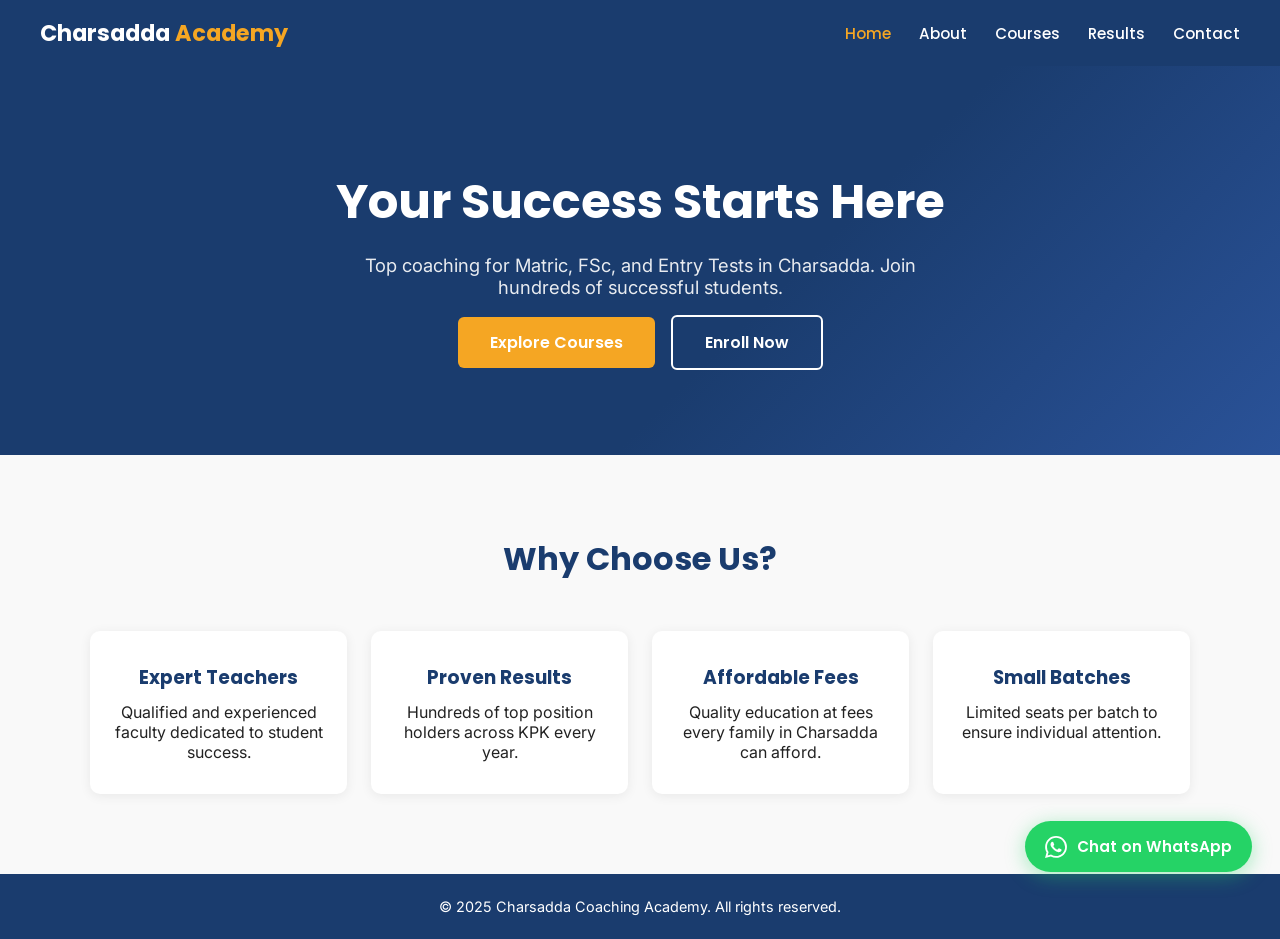
<file: index.html>
﻿<!DOCTYPE html>
<html lang="en">
<head>
  <meta charset="UTF-8" />
  <meta name="viewport" content="width=device-width, initial-scale=1.0" />

  <!-- SEO Meta Tags -->
  <title>Charsadda Coaching Academy | Best Academy in Charsadda</title>
  <meta name="description" content="Charsadda Coaching Academy offers top-quality coaching for Matric, FSc, and entry test preparation. Enroll today and achieve your goals." />
  <meta name="keywords" content="coaching academy Charsadda, best academy Charsadda, matric coaching, FSc coaching, entry test preparation Charsadda" />
  <meta name="author" content="Charsadda Coaching Academy" />
  <meta name="google-site-verification" content="sOw9ZVfRwNELcn8TjlsTpXK3ODfFvUYFSTOkKNCbbgM" />

  <!-- Google Fonts -->
  <link rel="preconnect" href="https://fonts.googleapis.com" />
  <link rel="preconnect" href="https://fonts.gstatic.com" crossorigin />
  <link href="https://fonts.googleapis.com/css2?family=Poppins:wght@400;600;700&family=Inter:wght@400;500&display=swap" rel="stylesheet" />

  <!-- Stylesheet -->
  <link rel="icon" href="data:image/svg+xml,<svg xmlns=%22http://www.w3.org/2000/svg%22 viewBox=%220 0 100 100%22><text y=%22.9em%22 font-size=%2290%22>🎓</text></svg>" />
  <link rel="stylesheet" href="css/style.css" />
</head>
<body>

  <!-- NAVBAR -->
  <header>
    <nav class="navbar">
      <div class="logo">
        <span class="logo-text">Charsadda <span class="accent">Academy</span></span>
      </div>
      <ul class="nav-links">
        <li><a href="index.html" class="active">Home</a></li>
        <li><a href="about.html">About</a></li>
        <li><a href="courses.html">Courses</a></li>
        <li><a href="results.html">Results</a></li>
        <li><a href="contact.html">Contact</a></li>
      </ul>
      <button class="hamburger" id="hamburger">&#9776;</button>
    </nav>
  </header>

  <!-- HERO SECTION -->
  <main>
    <section class="hero">
      <div class="hero-content">
        <h1>Your Success Starts Here</h1>
        <p>Top coaching for Matric, FSc, and Entry Tests in Charsadda. Join hundreds of successful students.</p>
        <a href="courses.html" class="btn-primary">Explore Courses</a>
        <a href="contact.html" class="btn-secondary">Enroll Now</a>
      </div>
    </section>

    <!-- FEATURES SECTION -->
    <section class="features">
      <h2>Why Choose Us?</h2>
      <div class="features-grid">
        <div class="feature-card">
          <h3>Expert Teachers</h3>
          <p>Qualified and experienced faculty dedicated to student success.</p>
        </div>
        <div class="feature-card">
          <h3>Proven Results</h3>
          <p>Hundreds of top position holders across KPK every year.</p>
        </div>
        <div class="feature-card">
          <h3>Affordable Fees</h3>
          <p>Quality education at fees every family in Charsadda can afford.</p>
        </div>
        <div class="feature-card">
          <h3>Small Batches</h3>
          <p>Limited seats per batch to ensure individual attention.</p>
        </div>
      </div>
    </section>
  </main>

  <!-- FOOTER -->
  <footer>
    <p>&copy; 2025 Charsadda Coaching Academy. All rights reserved.</p>
  </footer>


  <!-- WHATSAPP FLOATING BUTTON -->

  <a href="https://wa.me/923101909884?text=Hello%2C%20I%20want%20to%20enroll%20in%20your%20academy" 

     class="whatsapp-float" 

     target="_blank" 

     aria-label="Chat on WhatsApp">

    <svg viewBox="0 0 24 24" xmlns="http://www.w3.org/2000/svg">

      <path d="M17.472 14.382c-.297-.149-1.758-.867-2.03-.967-.273-.099-.471-.148-.67.15-.197.297-.767.966-.94 1.164-.173.199-.347.223-.644.075-.297-.15-1.255-.463-2.39-1.475-.883-.788-1.48-1.761-1.653-2.059-.173-.297-.018-.458.13-.606.134-.133.298-.347.446-.52.149-.174.198-.298.298-.497.099-.198.05-.371-.025-.52-.075-.149-.669-1.612-.916-2.207-.242-.579-.487-.5-.669-.51-.173-.008-.371-.01-.57-.01-.198 0-.52.074-.792.372-.272.297-1.04 1.016-1.04 2.479 0 1.462 1.065 2.875 1.213 3.074.149.198 2.096 3.2 5.077 4.487.709.306 1.262.489 1.694.625.712.227 1.36.195 1.871.118.571-.085 1.758-.719 2.006-1.413.248-.694.248-1.289.173-1.413-.074-.124-.272-.198-.57-.347m-5.421 7.403h-.004a9.87 9.87 0 01-5.031-1.378l-.361-.214-3.741.982.998-3.648-.235-.374a9.86 9.86 0 01-1.51-5.26c.001-5.45 4.436-9.884 9.888-9.884 2.64 0 5.122 1.03 6.988 2.898a9.825 9.825 0 012.893 6.994c-.003 5.45-4.437 9.884-9.885 9.884m8.413-18.297A11.815 11.815 0 0012.05 0C5.495 0 .16 5.335.157 11.892c0 2.096.547 4.142 1.588 5.945L.057 24l6.305-1.654a11.882 11.882 0 005.683 1.448h.005c6.554 0 11.89-5.335 11.893-11.893a11.821 11.821 0 00-3.48-8.413z"/>

    </svg>

    <span>Chat on WhatsApp</span>

  </a>

  <script src="js/main.js"></script>
</body>
</html>
</file>
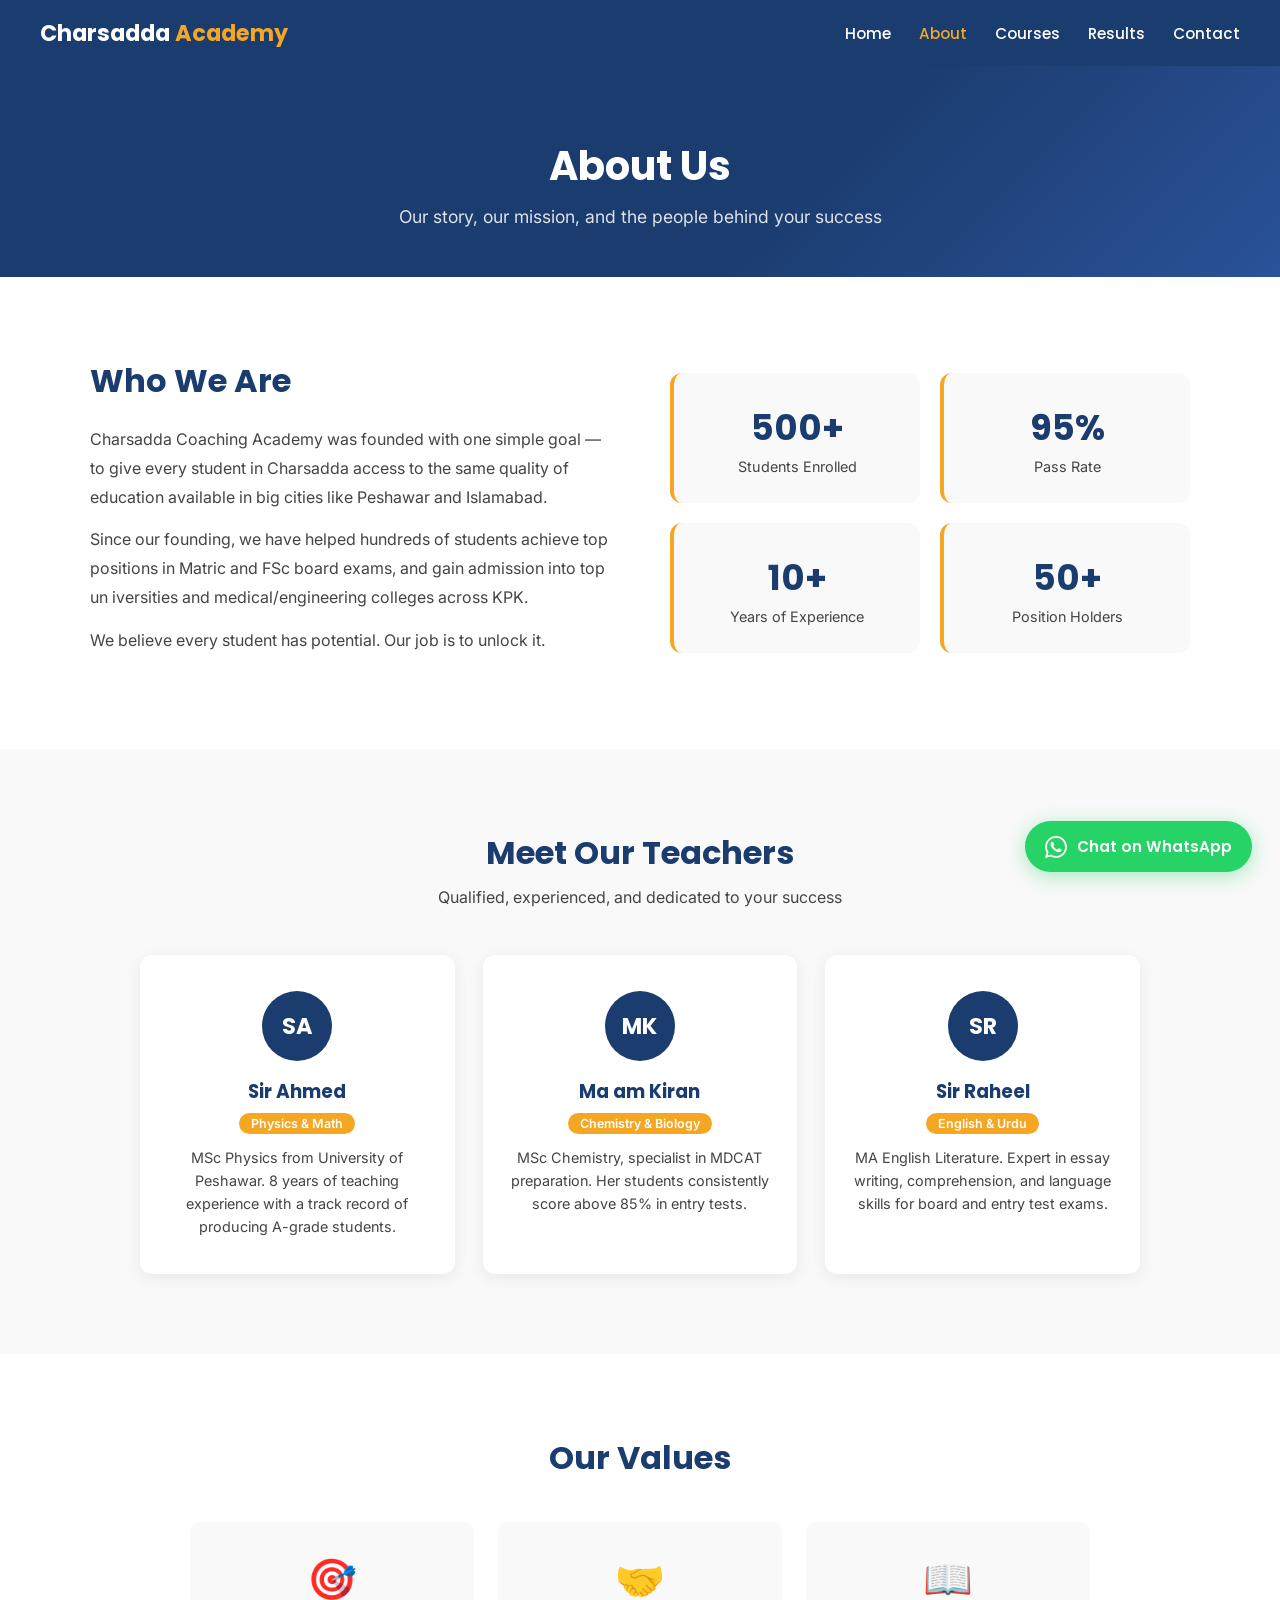
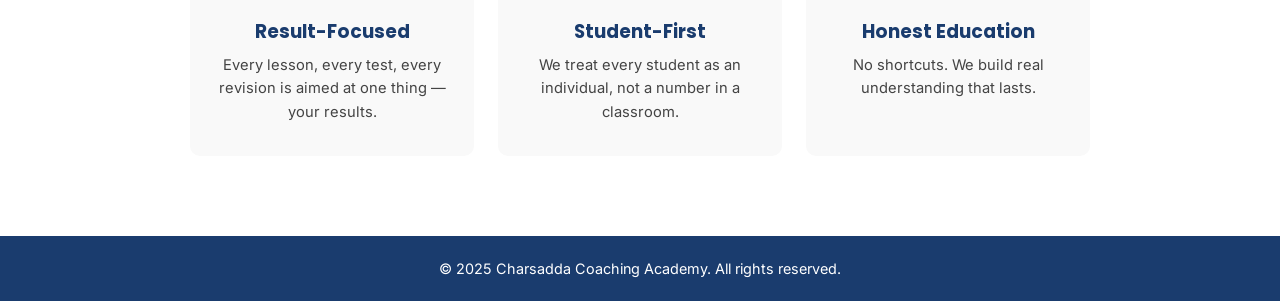
<file: about.html>
﻿<!DOCTYPE html>
<html lang="en">
<head>
  <meta charset="UTF-8" />
  <meta name="viewport" content="width=device-width, initial-scale=1.0" />
  <title>About Us | Charsadda Coaching Academy — 10+ Years of Excellence</title>
  <meta name="description" content="Learn about Charsadda Coaching Academy — founded to bring big-city education quality to KPK. Meet our experienced teachers and discover our mission." />
  <meta name="keywords" content="about Charsadda academy, experienced teachers Charsadda, coaching academy KPK history, qualified tutors Charsadda, education academy Charsadda Pakistan" />
  <meta name="author" content="Charsadda Coaching Academy" />
  <meta name="google-site-verification" content="sOw9ZVfRwNELcn8TjlsTpXK3ODfFvUYFSTOkKNCbbgM" />
  <link rel="preconnect" href="https://fonts.googleapis.com" />
  <link rel="preconnect" href="https://fonts.gstatic.com" crossorigin />
  <link href="https://fonts.googleapis.com/css2?family=Poppins:wght@400;600;700&family=Inter:wght@400;500&display=swap" rel="stylesheet" />
  <link rel="icon" href="data:image/svg+xml,<svg xmlns=%22http://www.w3.org/2000/svg%22 viewBox=%220 0 100 100%22><text y=%22.9em%22 font-size=%2290%22>🎓</text></svg>" />
  <link rel="stylesheet" href="css/style.css" />
  <script type="application/ld+json">
  {
    "@context": "https://schema.org",
    "@type": "EducationalOrganization",
    "name": "Charsadda Coaching Academy",
    "description": "Top coaching academy in Charsadda offering Matric, FSc, and entry test preparation.",
    "url": "https://charsadda-academy.netlify.app",
    "telephone": "+92-300-1234567",
    "address": {
      "@type": "PostalAddress",
      "streetAddress": "Main Bazaar",
      "addressLocality": "Charsadda",
      "addressRegion": "KPK",
      "postalCode": "24500",
      "addressCountry": "PK"
    },
    "geo": {
      "@type": "GeoCoordinates",
      "latitude": 34.1482,
      "longitude": 71.7286
    },
    "openingHours": "Mo-Sa 08:00-18:00"
  }
  </script>
</head>
<body>

  <header>
    <nav class="navbar">
      <div class="logo">
        <span class="logo-text">Charsadda <span class="accent">Academy</span></span>
      </div>
      <ul class="nav-links">
        <li><a href="index.html">Home</a></li>
        <li><a href="about.html" class="active">About</a></li>
        <li><a href="courses.html">Courses</a></li>
        <li><a href="results.html">Results</a></li>
        <li><a href="contact.html">Contact</a></li>
      </ul>
      <button class="hamburger" id="hamburger">&#9776;</button>
    </nav>
  </header>

  <main>

    <section class="page-hero">
      <h1>About Us</h1>
      <p>Our story, our mission, and the people behind your success</p>
    </section>

    <section class="about-mission">
      <div class="about-mission-inner">
        <div class="about-text">
          <h2>Who We Are</h2>
          <p>Charsadda Coaching Academy was founded with one simple goal — to give every student in Charsadda access to the same quality of education available in big cities like Peshawar and Islamabad.</p>
          <p>Since our founding, we have helped hundreds of students achieve top positions in Matric and FSc board exams, and gain admission into top un
iversities and medical/engineering colleges across KPK.</p>
          <p>We believe every student has potential. Our job is to unlock it.</p>
        </div>
        <div class="about-stats">
          <div class="stat-box">
            <h3>500+</h3>
            <p>Students Enrolled</p>
          </div>
          <div class="stat-box">
            <h3>95%</h3>
            <p>Pass Rate</p>
          </div>
          <div class="stat-box">
            <h3>10+</h3>
            <p>Years of Experience</p>
          </div>
          <div class="stat-box">
            <h3>50+</h3>
            <p>Position Holders</p>
          </div>
        </div>
      </div>
    </section>

    <section class="teachers-section">
      <h2>Meet Our Teachers</h2>
      <p class="section-subtitle">Qualified, experienced, and dedicated to your success</p>
      <div class="teachers-grid">
        <div class="teacher-card">
          <div class="teacher-avatar">SA</div>
          <h3>Sir Ahmed</h3>
          <span class="teacher-subject">Physics & Math</span>
          <p>MSc Physics from University of Peshawar. 8 years of teaching experience with a track record of producing A-grade students.</p>
        </div>
        <div class="teacher-card">
          <div class="teacher-avatar">MK</div>
          <h3>Ma am Kiran</h3>
          <span class="teacher-subject">Chemistry & Biology</span>
          <p>MSc Chemistry, specialist in MDCAT preparation. Her students consistently score above 85% in entry tests.</p>
        </div>
        <div class="teacher-card">
          <div class="teacher-avatar">SR</div>
          <h3>Sir Raheel</h3>
          <span class="teacher-subject">English & Urdu</span>
          <p>MA English Literature. Expert in essay writing, comprehension, and language skills for board and entry test exams.</p>
        </div>
      </div>
    </section>

    <section class="values-section">
      <h2>Our Values</h2>
      <div class="values-grid">
        <div class="value-item">
          <div class="value-icon">🎯</div>
          <h3>Result-Focused</h3>
          <p>Every lesson, every test, every revision is aimed at one thing — your results.</p>
        </div>
        <div class="value-item">
          <div class="value-icon">🤝</div>
          <h3>Student-First</h3>
          <p>We treat every student as an individual, not a number in a classroom.</p>
        </div>
        <div class="value-item">
          <div class="value-icon">📖</div>
          <h3>Honest Education</h3>
          <p>No shortcuts. We build real understanding that lasts.</p>
        </div>
      </div>
    </section>

  </main>

  <footer>
    <p>&copy; 2025 Charsadda Coaching Academy. All rights reserved.</p>
  </footer>


  <!-- WHATSAPP FLOATING BUTTON -->

  <a href="https://wa.me/923101909884?text=Hello%2C%20I%20want%20to%20enroll%20in%20your%20academy" 

     class="whatsapp-float" 

     target="_blank" 

     aria-label="Chat on WhatsApp">

    <svg viewBox="0 0 24 24" xmlns="http://www.w3.org/2000/svg">

      <path d="M17.472 14.382c-.297-.149-1.758-.867-2.03-.967-.273-.099-.471-.148-.67.15-.197.297-.767.966-.94 1.164-.173.199-.347.223-.644.075-.297-.15-1.255-.463-2.39-1.475-.883-.788-1.48-1.761-1.653-2.059-.173-.297-.018-.458.13-.606.134-.133.298-.347.446-.52.149-.174.198-.298.298-.497.099-.198.05-.371-.025-.52-.075-.149-.669-1.612-.916-2.207-.242-.579-.487-.5-.669-.51-.173-.008-.371-.01-.57-.01-.198 0-.52.074-.792.372-.272.297-1.04 1.016-1.04 2.479 0 1.462 1.065 2.875 1.213 3.074.149.198 2.096 3.2 5.077 4.487.709.306 1.262.489 1.694.625.712.227 1.36.195 1.871.118.571-.085 1.758-.719 2.006-1.413.248-.694.248-1.289.173-1.413-.074-.124-.272-.198-.57-.347m-5.421 7.403h-.004a9.87 9.87 0 01-5.031-1.378l-.361-.214-3.741.982.998-3.648-.235-.374a9.86 9.86 0 01-1.51-5.26c.001-5.45 4.436-9.884 9.888-9.884 2.64 0 5.122 1.03 6.988 2.898a9.825 9.825 0 012.893 6.994c-.003 5.45-4.437 9.884-9.885 9.884m8.413-18.297A11.815 11.815 0 0012.05 0C5.495 0 .16 5.335.157 11.892c0 2.096.547 4.142 1.588 5.945L.057 24l6.305-1.654a11.882 11.882 0 005.683 1.448h.005c6.554 0 11.89-5.335 11.893-11.893a11.821 11.821 0 00-3.48-8.413z"/>

    </svg>

    <span>Chat on WhatsApp</span>

  </a>

  <script src="js/main.js"></script>
</body>
</html>
</file>
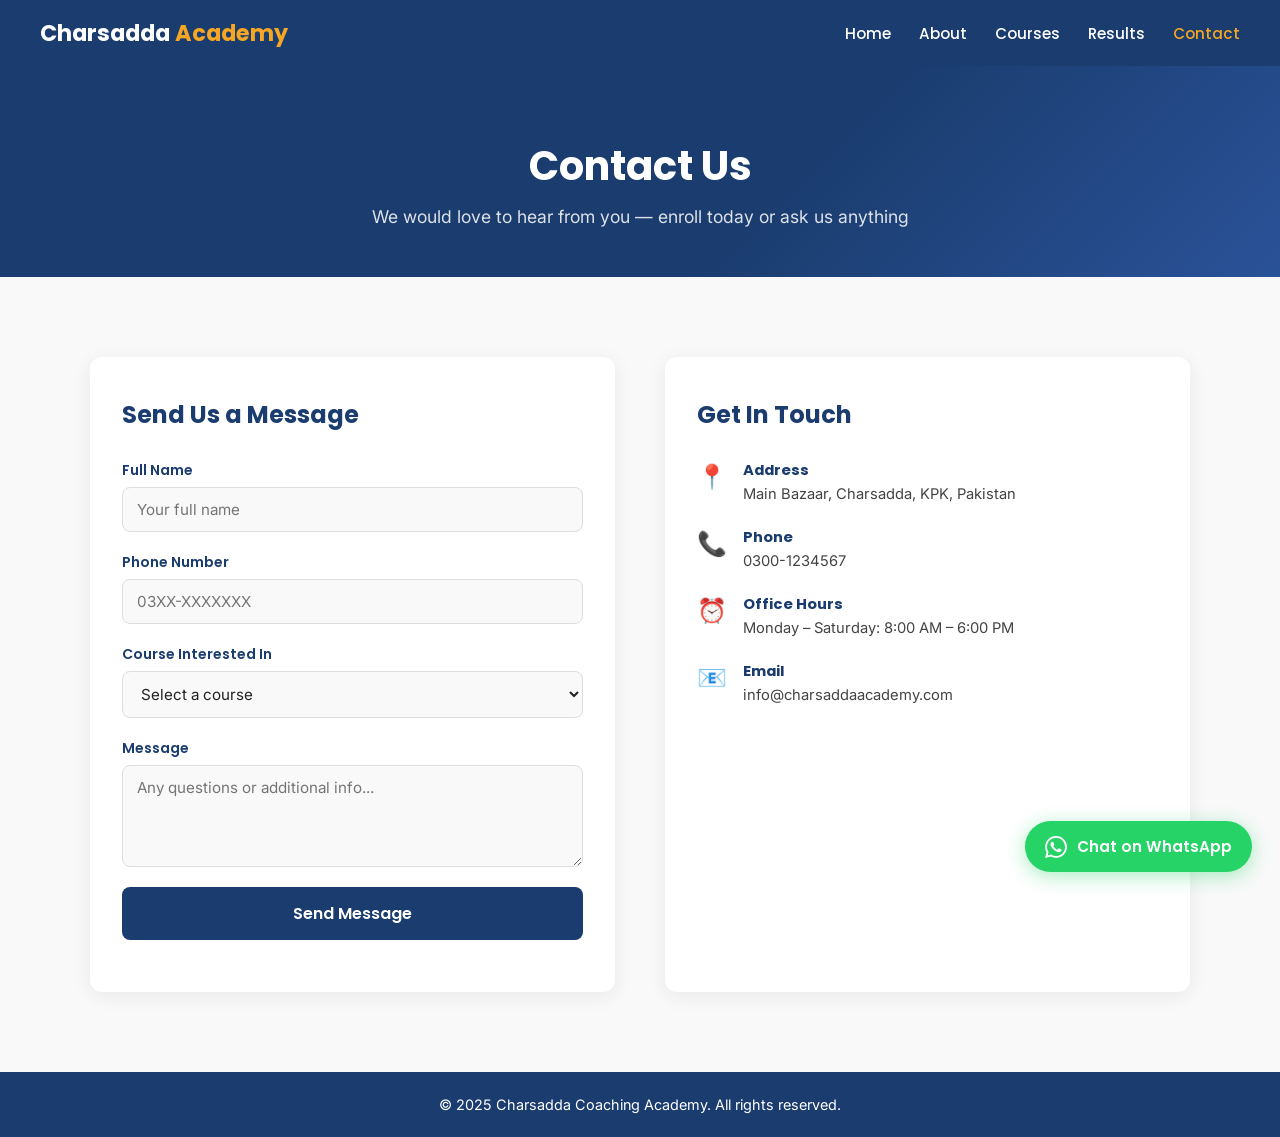
<file: contact.html>
﻿<!DOCTYPE html>
<html lang="en">
<head>
  <meta charset="UTF-8" />
  <meta name="viewport" content="width=device-width, initial-scale=1.0" />
  <title>Contact &amp; Enroll | Charsadda Coaching Academy — Admissions Open</title>
  <meta name="description" content="Contact Charsadda Coaching Academy to enroll in Matric, FSc, or entry test classes. Visit us at Main Bazaar Charsadda or call us today. Admissions open now." />
  <meta name="keywords" content="enroll coaching academy Charsadda, admissions open Charsadda 2025, contact academy Charsadda KPK, coaching fee Charsadda, academy address Charsadda" />
  <meta name="author" content="Charsadda Coaching Academy" />
  <meta name="google-site-verification" content="sOw9ZVfRwNELcn8TjlsTpXK3ODfFvUYFSTOkKNCbbgM" />
  <link rel="preconnect" href="https://fonts.googleapis.com" />
  <link rel="preconnect" href="https://fonts.gstatic.com" crossorigin />
  <link href="https://fonts.googleapis.com/css2?family=Poppins:wght@400;600;700&family=Inter:wght@400;500&display=swap" rel="stylesheet" />
  <link rel="icon" href="data:image/svg+xml,<svg xmlns=%22http://www.w3.org/2000/svg%22 viewBox=%220 0 100 100%22><text y=%22.9em%22 font-size=%2290%22>🎓</text></svg>" />
  <link rel="stylesheet" href="css/style.css" />
  <script type="application/ld+json">
  {
    "@context": "https://schema.org",
    "@type": "EducationalOrganization",
    "name": "Charsadda Coaching Academy",
    "description": "Top coaching academy in Charsadda offering Matric, FSc, and entry test preparation.",
    "url": "https://charsadda-academy.netlify.app",
    "telephone": "+92-300-1234567",
    "address": {
      "@type": "PostalAddress",
      "streetAddress": "Main Bazaar",
      "addressLocality": "Charsadda",
      "addressRegion": "KPK",
      "postalCode": "24500",
      "addressCountry": "PK"
    },
    "geo": {
      "@type": "GeoCoordinates",
      "latitude": 34.1482,
      "longitude": 71.7286
    },
    "openingHours": "Mo-Sa 08:00-18:00"
  }
  </script>
</head>
<body>

  <header>
    <nav class="navbar">
      <div class="logo">
        <span class="logo-text">Charsadda <span class="accent">Academy</span></span>
      </div>
      <ul class="nav-links">
        <li><a href="index.html">Home</a></li>
        <li><a href="about.html">About</a></li>
        <li><a href="courses.html">Courses</a></li>
        <li><a href="results.html">Results</a></li>
        <li><a href="contact.html" class="active">Contact</a></li>
      </ul>
      <button class="hamburger" id="hamburger">&#9776;</button>
    </nav>
  </header>

  <main>

    <section class="page-hero">
      <h1>Contact Us</h1>
      <p>We would love to hear from you — enroll today or ask us anything</p>
    </section>

    <section class="contact-section">
      <div class="contact-wrapper">

        <!-- CONTACT FORM -->
        <div class="contact-form-box">
          <h2>Send Us a Message</h2>
          <form action="https://formspree.io/f/your-form-id" method="POST" class="contact-form">
            <div class="form-group">
              <label for="name">Full Name</label>
              <input type="text" id="name" name="name" placeholder="Your full name" required />
            </div>
            <div class="form-group">
              <label for="phone">Phone Number</label>
              <input type="tel" id="phone" name="phone" placeholder="03XX-XXXXXXX" required />
            </div>
            <div class="form-group">
              <label for="course">Course Interested In</label>
              <select id="course" name="course">
                <option value="">Select a course</option>
                <option value="matric">Matric Preparation</option>
                <option value="fsc">FSc Preparation</option>
                <option value="entry-test">Entry Test Prep</option>
              </select>
            </div>
            <div class="form-group">
              <label for="message">Message</label>
              <textarea id="message" name="message" rows="4" placeholder="Any questions or additional info..."></textarea>
            </div>
            <button type="submit" class="btn-submit">Send Message</button>
          </form>
        </div>

        <!-- CONTACT INFO -->
        <div class="contact-info-box">
          <h2>Get In Touch</h2>
          <div class="info-item">
            <div class="info-icon">📍</div>
            <div>
              <h4>Address</h4>
              <p>Main Bazaar, Charsadda, KPK, Pakistan</p>
            </div>
          </div>
          <div class="info-item">
            <div class="info-icon">📞</div>
            <div>
              <h4>Phone</h4>
              <p>0300-1234567</p>
            </div>
          </div>
          <div class="info-item">
            <div class="info-icon">⏰</div>
            <div>
              <h4>Office Hours</h4>
              <p>Monday – Saturday: 8:00 AM – 6:00 PM</p>
            </div>
          </div>
          <div class="info-item">
            <div class="info-icon">📧</div>
            <div>
              <h4>Email</h4>
              <p>info@charsaddaacademy.com</p>
            </div>
          </div>

          <!-- MAP EMBED -->
          <div class="map-embed">
            <iframe
              src="https://www.google.com/maps/embed?pb=!1m18!1m12!1m3!1d26555.14570736509!2d71.72860!3d34.14820!2m3!1f0!2f0!3f0!3m2!1i1024!2i768!4f13.1!3m3!1m2!1s0x38d908c4a1234567%3A0xabcdef1234567890!2sCharsadda%2C%20KPK%2C%20Pakistan!5e0!3m2!1sen!2s!4v1234567890"
              width="100%"
              height="220"
              style="border:0; border-radius:10px;"
              allowfullscreen=""
              loading="lazy">
            </iframe>
          </div>
        </div>

      </div>
    </section>

  </main>

  <footer>
    <p>&copy; 2025 Charsadda Coaching Academy. All rights reserved.</p>
  </footer>


  <!-- WHATSAPP FLOATING BUTTON -->

  <a href="https://wa.me/923101909884?text=Hello%2C%20I%20want%20to%20enroll%20in%20your%20academy" 

     class="whatsapp-float" 

     target="_blank" 

     aria-label="Chat on WhatsApp">

    <svg viewBox="0 0 24 24" xmlns="http://www.w3.org/2000/svg">

      <path d="M17.472 14.382c-.297-.149-1.758-.867-2.03-.967-.273-.099-.471-.148-.67.15-.197.297-.767.966-.94 1.164-.173.199-.347.223-.644.075-.297-.15-1.255-.463-2.39-1.475-.883-.788-1.48-1.761-1.653-2.059-.173-.297-.018-.458.13-.606.134-.133.298-.347.446-.52.149-.174.198-.298.298-.497.099-.198.05-.371-.025-.52-.075-.149-.669-1.612-.916-2.207-.242-.579-.487-.5-.669-.51-.173-.008-.371-.01-.57-.01-.198 0-.52.074-.792.372-.272.297-1.04 1.016-1.04 2.479 0 1.462 1.065 2.875 1.213 3.074.149.198 2.096 3.2 5.077 4.487.709.306 1.262.489 1.694.625.712.227 1.36.195 1.871.118.571-.085 1.758-.719 2.006-1.413.248-.694.248-1.289.173-1.413-.074-.124-.272-.198-.57-.347m-5.421 7.403h-.004a9.87 9.87 0 01-5.031-1.378l-.361-.214-3.741.982.998-3.648-.235-.374a9.86 9.86 0 01-1.51-5.26c.001-5.45 4.436-9.884 9.888-9.884 2.64 0 5.122 1.03 6.988 2.898a9.825 9.825 0 012.893 6.994c-.003 5.45-4.437 9.884-9.885 9.884m8.413-18.297A11.815 11.815 0 0012.05 0C5.495 0 .16 5.335.157 11.892c0 2.096.547 4.142 1.588 5.945L.057 24l6.305-1.654a11.882 11.882 0 005.683 1.448h.005c6.554 0 11.89-5.335 11.893-11.893a11.821 11.821 0 00-3.48-8.413z"/>

    </svg>

    <span>Chat on WhatsApp</span>

  </a>

  <script src="js/main.js"></script>
</body>
</html>
</file>
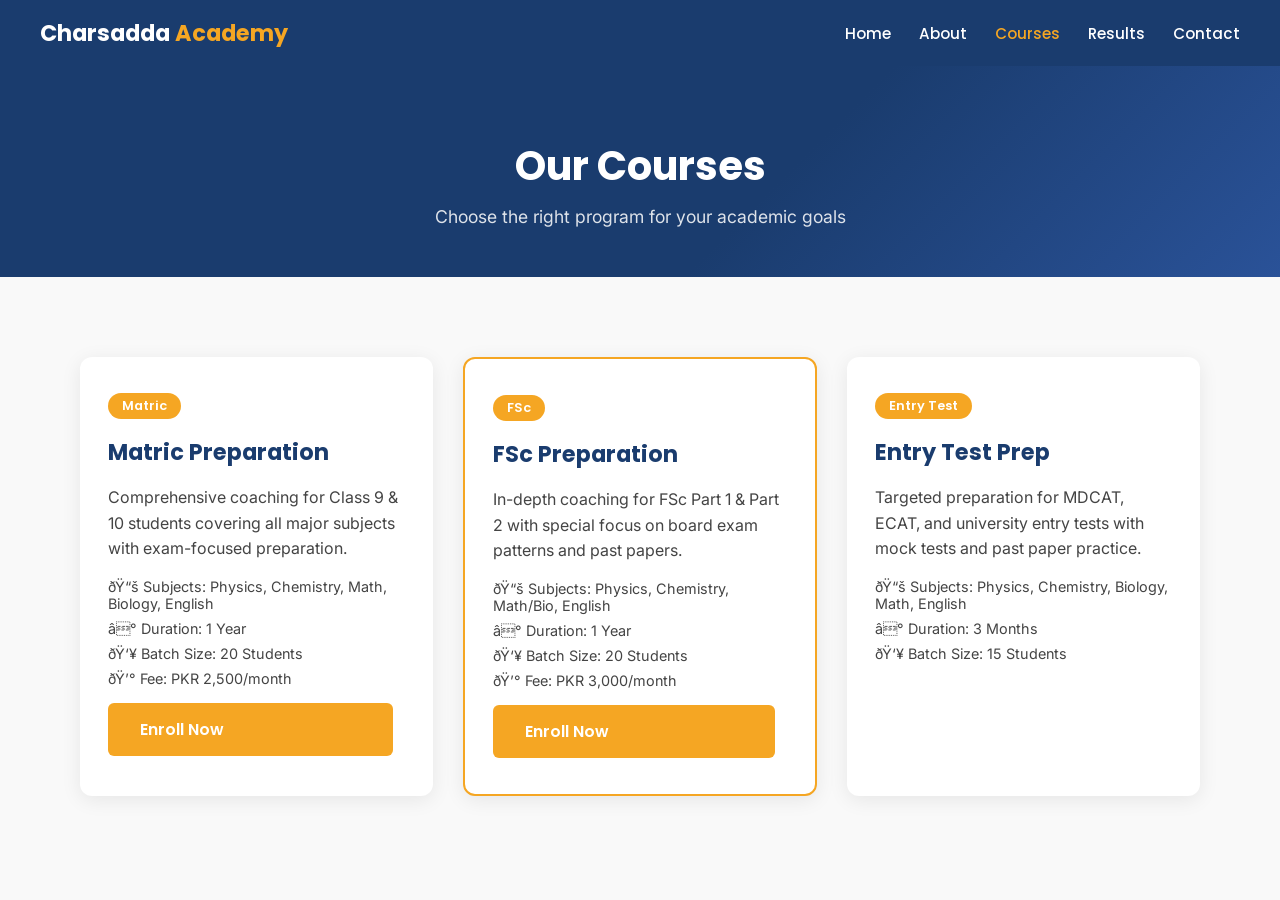
<file: courses.html>
﻿<!DOCTYPE html>
<html lang="en">
<head>
  <meta charset="UTF-8" />
  <meta name="viewport" content="width=device-width, initial-scale=1.0" />
  <title>Our Courses | Charsadda Coaching Academy</title>
  <meta name="description" content="Explore Matric, FSc, and Entry Test preparation courses at Charsadda Coaching Academy. Affordable fees, expert teachers, and proven results." />
  <link rel="preconnect" href="https://fonts.googleapis.com" />
  <link rel="preconnect" href="https://fonts.gstatic.com" crossorigin />
  <link href="https://fonts.googleapis.com/css2?family=Poppins:wght@400;600;700&family=Inter:wght@400;500&display=swap" rel="stylesheet" />
  <link rel="icon" href="data:image/svg+xml,<svg xmlns=%22http://www.w3.org/2000/svg%22 viewBox=%220 0 100 100%22><text y=%22.9em%22 font-size=%2290%22>🎓</text></svg>" />
  <link rel="stylesheet" href="css/style.css" />
</head>
<body>

  <header>
    <nav class="navbar">
      <div class="logo">
        <span class="logo-text">Charsadda <span class="accent">Academy</span></span>
      </div>
      <ul class="nav-links">
        <li><a href="index.html">Home</a></li>
        <li><a href="about.html">About</a></li>
        <li><a href="courses.html" class="active">Courses</a></li>
        <li><a href="results.html">Results</a></li>
        <li><a href="contact.html">Contact</a></li>
      </ul>
      <button class="hamburger" id="hamburger">&#9776;</button>
    </nav>
  </header>

  <main>

    <!-- PAGE HERO -->
    <section class="page-hero">
      <h1>Our Courses</h1>
      <p>Choose the right program for your academic goals</p>
    </section>

    <!-- COURSES GRID -->
    <section class="courses-section">
      <div class="courses-grid">

        <div class="course-card">
          <div class="course-badge">Matric</div>
          <h2>Matric Preparation</h2>
          <p>Comprehensive coaching for Class 9 & 10 students covering all major subjects with exam-focused preparation.</p>
          <ul class="course-details">
            <li>ðŸ“š Subjects: Physics, Chemistry, Math, Biology, English</li>
            <li>â° Duration: 1 Year</li>
            <li>ðŸ‘¥ Batch Size: 20 Students</li>
            <li>ðŸ’° Fee: PKR 2,500/month</li>
          </ul>
          <a href="contact.html" class="btn-primary">Enroll Now</a>
        </div>

        <div class="course-card featured">
          <div class="course-badge">FSc</div>
          <h2>FSc Preparation</h2>
          <p>In-depth coaching for FSc Part 1 & Part 2 with special focus on board exam patterns and past papers.</p>
          <ul class="course-details">
            <li>ðŸ“š Subjects: Physics, Chemistry, Math/Bio, English</li>
            <li>â° Duration: 1 Year</li>
            <li>ðŸ‘¥ Batch Size: 20 Students</li>
            <li>ðŸ’° Fee: PKR 3,000/month</li>
          </ul>
          <a href="contact.html" class="btn-primary">Enroll Now</a>
        </div>

        <div class="course-card">
          <div class="course-badge">Entry Test</div>
          <h2>Entry Test Prep</h2>
          <p>Targeted preparation for MDCAT, ECAT, and university entry tests with mock tests and past paper practice.</p>
          <ul class="course-details">
            <li>ðŸ“š Subjects: Physics, Chemistry, Biology, Math, English</li>
            <li>â° Duration: 3 Months</li>
            <li>ðŸ‘¥ Batch Size: 15 Students</li>
</file>
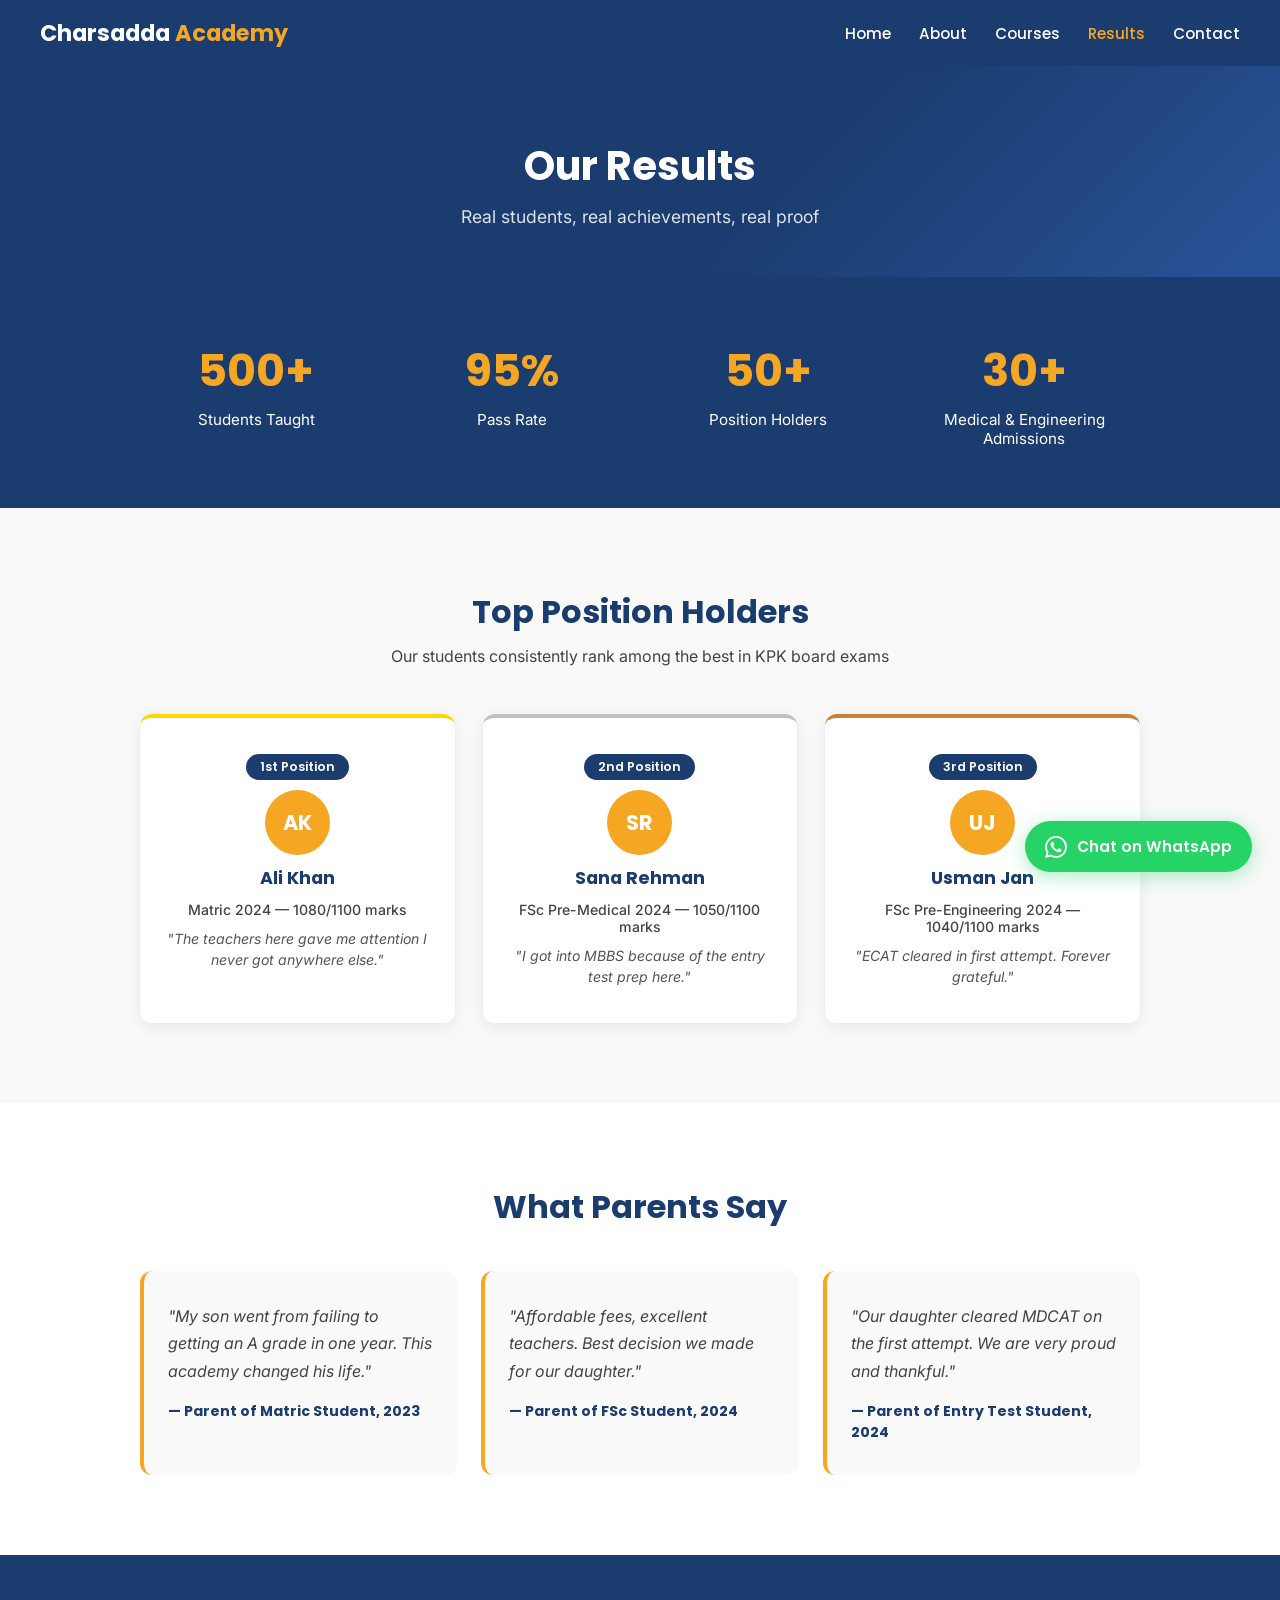
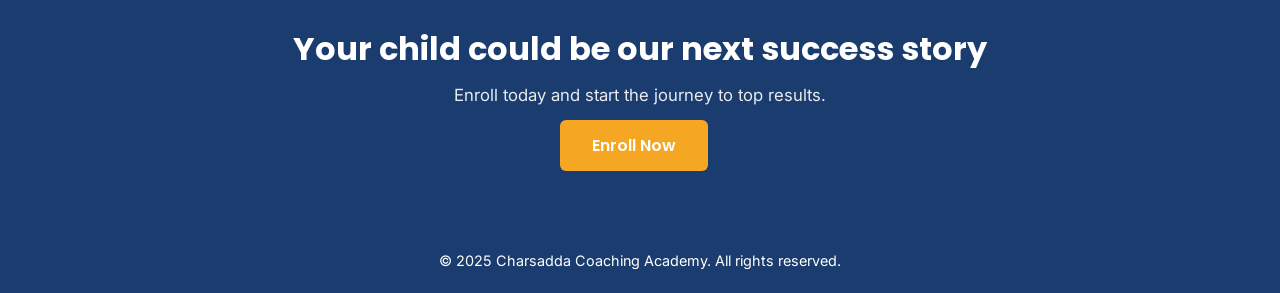
<file: results.html>
﻿<!DOCTYPE html>
<html lang="en">
<head>
  <meta charset="UTF-8" />
  <meta name="viewport" content="width=device-width, initial-scale=1.0" />
  <title>Our Results &amp; Top Students | Charsadda Coaching Academy</title>
  <meta name="description" content="See why parents in Charsadda trust us. 500+ students taught, 95% pass rate, 50+ board position holders, and 30+ medical and engineering admissions every year." />
  <meta name="keywords" content="top results coaching Charsadda, position holders KPK board, MDCAT success Charsadda, board exam results KPK, student achievements Charsadda academy" />
  <meta name="author" content="Charsadda Coaching Academy" />
  <meta name="google-site-verification" content="sOw9ZVfRwNELcn8TjlsTpXK3ODfFvUYFSTOkKNCbbgM" />
  <link rel="preconnect" href="https://fonts.googleapis.com" />
  <link rel="preconnect" href="https://fonts.gstatic.com" crossorigin />
  <link href="https://fonts.googleapis.com/css2?family=Poppins:wght@400;600;700&family=Inter:wght@400;500&display=swap" rel="stylesheet" />
  <link rel="icon" href="data:image/svg+xml,<svg xmlns=%22http://www.w3.org/2000/svg%22 viewBox=%220 0 100 100%22><text y=%22.9em%22 font-size=%2290%22>🎓</text></svg>" />
  <link rel="stylesheet" href="css/style.css" />
  <script type="application/ld+json">
  {
    "@context": "https://schema.org",
    "@type": "EducationalOrganization",
    "name": "Charsadda Coaching Academy",
    "description": "Top coaching academy in Charsadda offering Matric, FSc, and entry test preparation.",
    "url": "https://charsadda-academy.netlify.app",
    "telephone": "+92-300-1234567",
    "address": {
      "@type": "PostalAddress",
      "streetAddress": "Main Bazaar",
      "addressLocality": "Charsadda",
      "addressRegion": "KPK",
      "postalCode": "24500",
      "addressCountry": "PK"
    },
    "geo": {
      "@type": "GeoCoordinates",
      "latitude": 34.1482,
      "longitude": 71.7286
    },
    "openingHours": "Mo-Sa 08:00-18:00"
  }
  </script>
</head>
<body>

  <header>
    <nav class="navbar">
      <div class="logo">
        <span class="logo-text">Charsadda <span class="accent">Academy</span></span>
      </div>
      <ul class="nav-links">
        <li><a href="index.html">Home</a></li>
        <li><a href="about.html">About</a></li>
        <li><a href="courses.html">Courses</a></li>
        <li><a href="results.html" class="active">Results</a></li>
        <li><a href="contact.html">Contact</a></li>
      </ul>
      <button class="hamburger" id="hamburger">&#9776;</button>
    </nav>
  </header>

  <main>

    <section class="page-hero">
      <h1>Our Results</h1>
      <p>Real students, real achievements, real proof</p>
    </section>

    <!-- STATS BANNER -->
    <section class="results-stats">
      <div class="results-stats-grid">
        <div class="results-stat">
          <h2>500+</h2>
          <p>Students Taught</p>
        </div>
        <div class="results-stat">
          <h2>95%</h2>
          <p>Pass Rate</p>
        </div>
        <div class="results-stat">
          <h2>50+</h2>
          <p>Position Holders</p>
        </div>
        <div class="results-stat">
          <h2>30+</h2>
          <p>Medical & Engineering Admissions</p>
        </div>
      </div>
    </section>

    <!-- TOP STUDENTS -->
    <section class="top-students">
      <h2>Top Position Holders</h2>
      <p class="section-subtitle">Our students consistently rank among the best in KPK board exams</p>
      <div class="students-grid">

        <div class="student-card gold">
          <div class="rank-badge">1st Position</div>
          <div class="student-avatar">AK</div>
          <h3>Ali Khan</h3>
          <p class="student-detail">Matric 2024 — 1080/1100 marks</p>
          <p class="student-quote">"The teachers here gave me attention I never got anywhere else."</p>
        </div>

        <div class="student-card silver">
          <div class="rank-badge">2nd Position</div>
          <div class="student-avatar">SR</div>
          <h3>Sana Rehman</h3>
          <p class="student-detail">FSc Pre-Medical 2024 — 1050/1100 marks</p>
          <p class="student-quote">"I got into MBBS because of the entry test prep here."</p>
        </div>

        <div class="student-card bronze">
          <div class="rank-badge">3rd Position</div>
          <div class="student-avatar">UJ</div>
          <h3>Usman Jan</h3>
          <p class="student-detail">FSc Pre-Engineering 2024 — 1040/1100 marks</p>
          <p class="student-quote">"ECAT cleared in first attempt. Forever grateful."</p>
        </div>

      </div>
    </section>

    <!-- TESTIMONIALS -->
    <section class="testimonials">
      <h2>What Parents Say</h2>
      <div class="testimonials-grid">
        <div class="testimonial-card">
          <p>"My son went from failing to getting an A grade in one year. This academy changed his life."</p>
          <h4>— Parent of Matric Student, 2023</h4>
        </div>
        <div class="testimonial-card">
          <p>"Affordable fees, excellent teachers. Best decision we made for our daughter."</p>
          <h4>— Parent of FSc Student, 2024</h4>
        </div>
        <div class="testimonial-card">
          <p>"Our daughter cleared MDCAT on the first attempt. We are very proud and thankful."</p>
          <h4>— Parent of Entry Test Student, 2024</h4>
        </div>
      </div>
    </section>

    <section class="cta-banner">
      <h2>Your child could be our next success story</h2>
      <p>Enroll today and start the journey to top results.</p>
      <a href="contact.html" class="btn-primary">Enroll Now</a>
    </section>

  </main>

  <footer>
    <p>&copy; 2025 Charsadda Coaching Academy. All rights reserved.</p>
  </footer>


  <!-- WHATSAPP FLOATING BUTTON -->

  <a href="https://wa.me/923101909884?text=Hello%2C%20I%20want%20to%20enroll%20in%20your%20academy" 

     class="whatsapp-float" 

     target="_blank" 

     aria-label="Chat on WhatsApp">

    <svg viewBox="0 0 24 24" xmlns="http://www.w3.org/2000/svg">

      <path d="M17.472 14.382c-.297-.149-1.758-.867-2.03-.967-.273-.099-.471-.148-.67.15-.197.297-.767.966-.94 1.164-.173.199-.347.223-.644.075-.297-.15-1.255-.463-2.39-1.475-.883-.788-1.48-1.761-1.653-2.059-.173-.297-.018-.458.13-.606.134-.133.298-.347.446-.52.149-.174.198-.298.298-.497.099-.198.05-.371-.025-.52-.075-.149-.669-1.612-.916-2.207-.242-.579-.487-.5-.669-.51-.173-.008-.371-.01-.57-.01-.198 0-.52.074-.792.372-.272.297-1.04 1.016-1.04 2.479 0 1.462 1.065 2.875 1.213 3.074.149.198 2.096 3.2 5.077 4.487.709.306 1.262.489 1.694.625.712.227 1.36.195 1.871.118.571-.085 1.758-.719 2.006-1.413.248-.694.248-1.289.173-1.413-.074-.124-.272-.198-.57-.347m-5.421 7.403h-.004a9.87 9.87 0 01-5.031-1.378l-.361-.214-3.741.982.998-3.648-.235-.374a9.86 9.86 0 01-1.51-5.26c.001-5.45 4.436-9.884 9.888-9.884 2.64 0 5.122 1.03 6.988 2.898a9.825 9.825 0 012.893 6.994c-.003 5.45-4.437 9.884-9.885 9.884m8.413-18.297A11.815 11.815 0 0012.05 0C5.495 0 .16 5.335.157 11.892c0 2.096.547 4.142 1.588 5.945L.057 24l6.305-1.654a11.882 11.882 0 005.683 1.448h.005c6.554 0 11.89-5.335 11.893-11.893a11.821 11.821 0 00-3.48-8.413z"/>

    </svg>

    <span>Chat on WhatsApp</span>

  </a>

  <script src="js/main.js"></script>
</body>
</html>
</file>
<file: css/style.css>
﻿/* ===== RESET & BASE ===== */
* {
  margin: 0;
  padding: 0;
  box-sizing: border-box;
}

:root {
  --primary: #1A3C6E;
  --accent: #F5A623;
  --bg: #F9F9F9;
  --text: #222222;
  --white: #ffffff;
}

body {
  font-family: 'Inter', sans-serif;
  background-color: var(--bg);
  color: var(--text);
}

/* ===== NAVBAR ===== */
.navbar {
  display: flex;
  justify-content: space-between;
  align-items: center;
  background-color: var(--primary);
  padding: 16px 40px;
  position: sticky;
  top: 0;
  z-index: 1000;
}

.logo-text {
  font-family: 'Poppins', sans-serif;
  font-size: 1.4rem;
  font-weight: 700;
  color: var(--white);
}

.accent {
  color: var(--accent);
}

.nav-links {
  list-style: none;
  display: flex;
  gap: 28px;
}

.nav-links a {
  text-decoration: none;
  color: var(--white);
  font-family: 'Poppins', sans-serif;
  font-weight: 500;
  font-size: 0.95rem;
  transition: color 0.2s;
}

.nav-links a:hover,
.nav-links a.active {
  color: var(--accent);
}

.hamburger {
  display: none;
  background: none;
  border: none;
  color: var(--white);
  font-size: 1.6rem;
  cursor: pointer;
}

/* ===== HERO ===== */
.hero {
  background: linear-gradient(135deg, var(--primary) 60%, #2a5298);
  color: var(--white);
  padding: 100px 40px;
  text-align: center;
}

.hero h1 {
  font-family: 'Poppins', sans-serif;
  font-size: 3rem;
  font-weight: 700;
  margin-bottom: 16px;
}

.hero p {
  font-size: 1.15rem;
  margin-bottom: 32px;
  opacity: 0.9;
  max-width: 600px;
  margin-left: auto;
  margin-right: auto;
}

.btn-primary {
  background-color: var(--accent);
  color: var(--white);
  padding: 14px 32px;
  border-radius: 6px;
  text-decoration: none;
  font-family: 'Poppins', sans-serif;
  font-weight: 600;
  margin-right: 12px;
  transition: opacity 0.2s;
}

.btn-secondary {
  background-color: transparent;
  color: var(--white);
  padding: 14px 32px;
  border-radius: 6px;
  text-decoration: none;
  font-family: 'Poppins', sans-serif;
  font-weight: 600;
  border: 2px solid var(--white);
  transition: all 0.2s;
}

.btn-primary:hover { opacity: 0.85; }
.btn-secondary:hover { background-color: var(--white); color: var(--primary); }

/* ===== FEATURES ===== */
.features {
  padding: 80px 40px;
  text-align: center;
}

.features h2 {
  font-family: 'Poppins', sans-serif;
  font-size: 2rem;
  color: var(--primary);
  margin-bottom: 48px;
}

.features-grid {
  display: grid;
  grid-template-columns: repeat(auto-fit, minmax(220px, 1fr));
  gap: 24px;
  max-width: 1100px;
  margin: 0 auto;
}

.feature-card {
  background: var(--white);
  border-radius: 10px;
  padding: 32px 24px;
  box-shadow: 0 2px 12px rgba(0,0,0,0.07);
  transition: transform 0.2s;
}

.feature-card:hover { transform: translateY(-4px); }

.feature-card h3 {
  font-family: 'Poppins', sans-serif;
  color: var(--primary);
  margin-bottom: 10px;
}

/* ===== FOOTER ===== */
footer {
  background-color: var(--primary);
  color: var(--white);
  text-align: center;
  padding: 24px;
  font-size: 0.9rem;
}

/* ===== RESPONSIVE ===== */
@media (max-width: 768px) {
  .nav-links { display: none; }
  .hamburger { display: block; }
  .hero h1 { font-size: 2rem; }
  .hero { padding: 70px 20px; }
  .features { padding: 60px 20px; }
}
/* ===== PAGE HERO ===== */
.page-hero {
  background: linear-gradient(135deg, var(--primary) 60%, #2a5298);
  color: var(--white);
  text-align: center;
  padding: 70px 40px 50px;
}

.page-hero h1 {
  font-family: 'Poppins', sans-serif;
  font-size: 2.5rem;
  font-weight: 700;
  margin-bottom: 10px;
}

.page-hero p {
  font-size: 1.1rem;
  opacity: 0.85;
}

/* ===== COURSES ===== */
.courses-section {
  padding: 80px 40px;
  max-width: 1200px;
  margin: 0 auto;
}

.courses-grid {
  display: grid;
  grid-template-columns: repeat(auto-fit, minmax(300px, 1fr));
  gap: 30px;
}

.course-card {
  background: var(--white);
  border-radius: 12px;
  padding: 36px 28px;
  box-shadow: 0 4px 20px rgba(0,0,0,0.08);
  display: flex;
  flex-direction: column;
  gap: 16px;
  transition: transform 0.2s;
}

.course-card:hover { transform: translateY(-5px); }

.course-card.featured {
  border: 2px solid var(--accent);
  position: relative;
}

.course-badge {
  display: inline-block;
  background-color: var(--accent);
  color: var(--white);
  font-family: 'Poppins', sans-serif;
  font-weight: 600;
  font-size: 0.8rem;
  padding: 4px 14px;
  border-radius: 20px;
  width: fit-content;
}

.course-card h2 {
  font-family: 'Poppins', sans-serif;
  font-size: 1.4rem;
  color: var(--primary);
}

.course-card p {
  color: #444;
  line-height: 1.6;
}

.course-details {
  list-style: none;
  display: flex;
  flex-direction: column;
  gap: 8px;
}

.course-details li {
  font-size: 0.9rem;
  color: #444;
}

/* ===== CTA BANNER ===== */
.cta-banner {
  background-color: var(--primary);
  color: var(--white);
  text-align: center;
  padding: 70px 40px;
}

.cta-banner h2 {
  font-family: 'Poppins', sans-serif;
  font-size: 2rem;
  margin-bottom: 12px;
}

.cta-banner p {
  margin-bottom: 28px;
  opacity: 0.9;
  font-size: 1.05rem;
}

@media (max-width: 768px) {
  .courses-section { padding: 50px 20px; }
  .page-hero { padding: 50px 20px 40px; }
}
/* ===== ABOUT PAGE ===== */
.about-mission {
  padding: 80px 40px;
  background: var(--white);
}

.about-mission-inner {
  max-width: 1100px;
  margin: 0 auto;
  display: grid;
  grid-template-columns: 1fr 1fr;
  gap: 60px;
  align-items: center;
}

.about-text h2 {
  font-family: "Poppins", sans-serif;
  font-size: 2rem;
  color: var(--primary);
  margin-bottom: 20px;
}

.about-text p {
  color: #444;
  line-height: 1.8;
  margin-bottom: 14px;
}

.about-stats {
  display: grid;
  grid-template-columns: 1fr 1fr;
  gap: 20px;
}

.stat-box {
  background: var(--bg);
  border-radius: 12px;
  padding: 28px 20px;
  text-align: center;
  border-left: 4px solid var(--accent);
}

.stat-box h3 {
  font-family: "Poppins", sans-serif;
  font-size: 2.2rem;
  color: var(--primary);
  font-weight: 700;
}

.stat-box p {
  color: #444;
  font-size: 0.9rem;
  margin-top: 4px;
}

.teachers-section {
  padding: 80px 40px;
  text-align: center;
  background: var(--bg);
}

.teachers-section h2 {
  font-family: "Poppins", sans-serif;
  font-size: 2rem;
  color: var(--primary);
  margin-bottom: 10px;
}

.section-subtitle {
  color: #444;
  margin-bottom: 48px;
  font-size: 1rem;
}

.teachers-grid {
  display: grid;
  grid-template-columns: repeat(auto-fit, minmax(260px, 1fr));
  gap: 28px;
  max-width: 1000px;
  margin: 0 auto;
}

.teacher-card {
  background: var(--white);
  border-radius: 12px;
  padding: 36px 24px;
  box-shadow: 0 4px 16px rgba(0,0,0,0.07);
  transition: transform 0.2s;
}

.teacher-card:hover { transform: translateY(-4px); }

.teacher-avatar {
  width: 70px;
  height: 70px;
  background: var(--primary);
  color: var(--white);
  font-family: "Poppins", sans-serif;
  font-weight: 700;
  font-size: 1.4rem;
  border-radius: 50%;
  display: flex;
  align-items: center;
  justify-content: center;
  margin: 0 auto 16px;
}

.teacher-card h3 {
  font-family: "Poppins", sans-serif;
  color: var(--primary);
  margin-bottom: 6px;
}

.teacher-subject {
  display: inline-block;
  background: var(--accent);
  color: var(--white);
  font-size: 0.78rem;
  font-weight: 600;
  padding: 3px 12px;
  border-radius: 20px;
  margin-bottom: 12px;
}

.teacher-card p {
  color: #444;
  font-size: 0.9rem;
  line-height: 1.6;
}

.values-section {
  padding: 80px 40px;
  background: var(--white);
  text-align: center;
}

.values-section h2 {
  font-family: "Poppins", sans-serif;
  font-size: 2rem;
  color: var(--primary);
  margin-bottom: 40px;
}

.values-grid {
  display: grid;
  grid-template-columns: repeat(auto-fit, minmax(220px, 1fr));
  gap: 24px;
  max-width: 900px;
  margin: 0 auto;
}

.value-item {
  padding: 32px 20px;
  border-radius: 10px;
  background: var(--bg);
}

.value-icon { font-size: 2.5rem; margin-bottom: 14px; }

.value-item h3 {
  font-family: "Poppins", sans-serif;
  color: var(--primary);
  margin-bottom: 8px;
}

.value-item p { color: #444; font-size: 0.92rem; line-height: 1.6; }

@media (max-width: 768px) {
  .about-mission-inner { grid-template-columns: 1fr; gap: 40px; }
  .about-mission, .teachers-section, .values-section { padding: 50px 20px; }
}

/* ===== RESULTS PAGE ===== */
.results-stats {
  background: var(--primary);
  padding: 60px 40px;
}

.results-stats-grid {
  display: grid;
  grid-template-columns: repeat(auto-fit, minmax(180px, 1fr));
  gap: 24px;
  max-width: 1000px;
  margin: 0 auto;
  text-align: center;
}

.results-stat h2 {
  font-family: "Poppins", sans-serif;
  font-size: 2.8rem;
  color: var(--accent);
  font-weight: 700;
}

.results-stat p {
  color: var(--white);
  font-size: 0.95rem;
  margin-top: 6px;
}

/* TOP STUDENTS */
.top-students {
  padding: 80px 40px;
  text-align: center;
  background: var(--bg);
}

.top-students h2 {
  font-family: "Poppins", sans-serif;
  font-size: 2rem;
  color: var(--primary);
  margin-bottom: 10px;
}

.students-grid {
  display: grid;
  grid-template-columns: repeat(auto-fit, minmax(280px, 1fr));
  gap: 28px;
  max-width: 1000px;
  margin: 0 auto;
}

.student-card {
  background: var(--white);
  border-radius: 12px;
  padding: 36px 24px;
  box-shadow: 0 4px 16px rgba(0,0,0,0.08);
  display: flex;
  flex-direction: column;
  align-items: center;
  gap: 10px;
}

.student-card.gold { border-top: 4px solid #FFD700; }
.student-card.silver { border-top: 4px solid #C0C0C0; }
.student-card.bronze { border-top: 4px solid #CD7F32; }

.rank-badge {
  background: var(--primary);
  color: var(--white);
  font-size: 0.78rem;
  font-weight: 600;
  padding: 4px 14px;
  border-radius: 20px;
  font-family: "Poppins", sans-serif;
}

.student-avatar {
  width: 65px;
  height: 65px;
  background: var(--accent);
  color: var(--white);
  font-family: "Poppins", sans-serif;
  font-weight: 700;
  font-size: 1.3rem;
  border-radius: 50%;
  display: flex;
  align-items: center;
  justify-content: center;
}

.student-card h3 {
  font-family: "Poppins", sans-serif;
  color: var(--primary);
  font-size: 1.1rem;
}

.student-detail {
  font-size: 0.88rem;
  color: #444;
  font-weight: 500;
}

.student-quote {
  font-size: 0.88rem;
  color: #555;
  font-style: italic;
  text-align: center;
  line-height: 1.5;
}

/* TESTIMONIALS */
.testimonials {
  padding: 80px 40px;
  background: var(--white);
  text-align: center;
}

.testimonials h2 {
  font-family: "Poppins", sans-serif;
  font-size: 2rem;
  color: var(--primary);
  margin-bottom: 40px;
}

.testimonials-grid {
  display: grid;
  grid-template-columns: repeat(auto-fit, minmax(260px, 1fr));
  gap: 24px;
  max-width: 1000px;
  margin: 0 auto;
}

.testimonial-card {
  background: var(--bg);
  border-radius: 12px;
  padding: 32px 24px;
  border-left: 4px solid var(--accent);
  text-align: left;
}

.testimonial-card p {
  color: #444;
  font-style: italic;
  line-height: 1.7;
  margin-bottom: 16px;
}

.testimonial-card h4 {
  color: var(--primary);
  font-family: "Poppins", sans-serif;
  font-size: 0.88rem;
}

@media (max-width: 768px) {
  .results-stats, .top-students, .testimonials { padding: 50px 20px; }
}

/* ===== CONTACT PAGE ===== */
.contact-section {
  padding: 80px 40px;
  background: var(--bg);
}

.contact-wrapper {
  display: grid;
  grid-template-columns: 1fr 1fr;
  gap: 50px;
  max-width: 1100px;
  margin: 0 auto;
}

.contact-form-box, .contact-info-box {
  background: var(--white);
  border-radius: 12px;
  padding: 40px 32px;
  box-shadow: 0 4px 20px rgba(0,0,0,0.07);
}

.contact-form-box h2, .contact-info-box h2 {
  font-family: "Poppins", sans-serif;
  font-size: 1.5rem;
  color: var(--primary);
  margin-bottom: 28px;
}

.form-group {
  display: flex;
  flex-direction: column;
  margin-bottom: 20px;
}

.form-group label {
  font-family: "Poppins", sans-serif;
  font-size: 0.88rem;
  font-weight: 600;
  color: var(--primary);
  margin-bottom: 6px;
}

.form-group input,
.form-group select,
.form-group textarea {
  padding: 12px 14px;
  border: 1.5px solid #ddd;
  border-radius: 8px;
  font-family: "Inter", sans-serif;
  font-size: 0.95rem;
  color: var(--text);
  outline: none;
  transition: border-color 0.2s;
  background: var(--bg);
}

.form-group input:focus,
.form-group select:focus,
.form-group textarea:focus {
  border-color: var(--primary);
}

.btn-submit {
  width: 100%;
  padding: 14px;
  background: var(--primary);
  color: var(--white);
  border: none;
  border-radius: 8px;
  font-family: "Poppins", sans-serif;
  font-size: 1rem;
  font-weight: 600;
  cursor: pointer;
  transition: background 0.2s;
}

.btn-submit:hover { background: #2a5298; }

/* CONTACT INFO */
.info-item {
  display: flex;
  align-items: flex-start;
  gap: 16px;
  margin-bottom: 24px;
}

.info-icon {
  font-size: 1.5rem;
  margin-top: 2px;
}

.info-item h4 {
  font-family: "Poppins", sans-serif;
  color: var(--primary);
  font-size: 0.92rem;
  margin-bottom: 4px;
}

.info-item p {
  color: #444;
  font-size: 0.92rem;
}

.map-embed {
  margin-top: 24px;
  border-radius: 10px;
  overflow: hidden;
}

@media (max-width: 768px) {
  .contact-wrapper { grid-template-columns: 1fr; }
  .contact-section { padding: 50px 20px; }
}

/* ===== WHATSAPP FLOATING BUTTON ===== */
.whatsapp-float {
  position: fixed;
  bottom: 28px;
  right: 28px;
  background-color: #25D366;
  color: white;
  border-radius: 50px;
  display: flex;
  align-items: center;
  gap: 10px;
  padding: 14px 20px;
  text-decoration: none;
  font-family: "Poppins", sans-serif;
  font-weight: 600;
  font-size: 0.95rem;
  box-shadow: 0 4px 20px rgba(37, 211, 102, 0.4);
  z-index: 9999;
  transition: transform 0.2s, box-shadow 0.2s;
}

.whatsapp-float:hover {
  transform: translateY(-3px);
  box-shadow: 0 6px 24px rgba(37, 211, 102, 0.5);
}

.whatsapp-float svg {
  width: 22px;
  height: 22px;
  fill: white;
}

@media (max-width: 768px) {
  .whatsapp-float span { display: none; }
  .whatsapp-float { padding: 14px; border-radius: 50%; }
}
</file>
